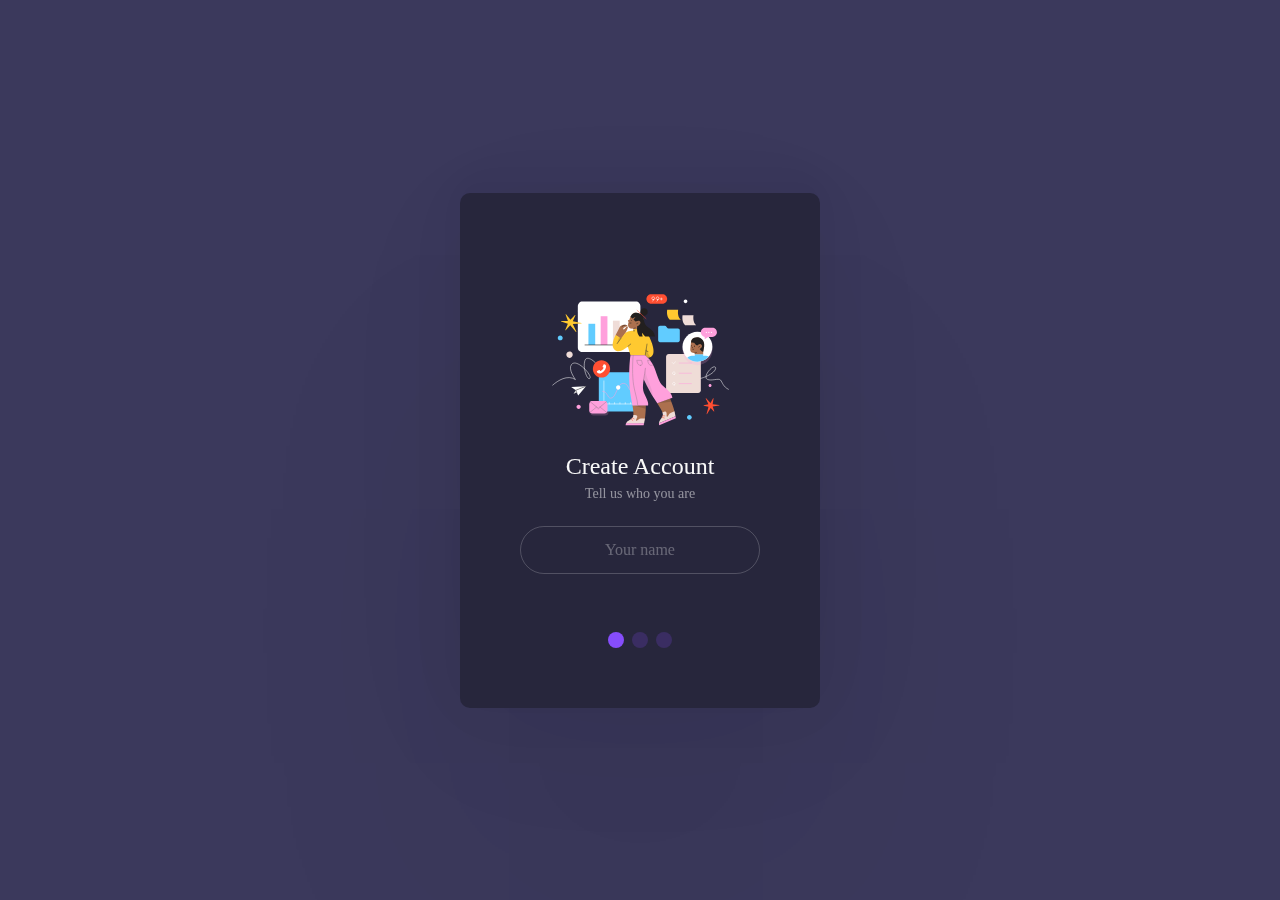
<file: carousel-1/index.html>
<!DOCTYPE html>
<html lang="en">
  <head>
    <meta charset="UTF-8" />
    <meta http-equiv="X-UA-Compatible" content="IE=edge" />
    <meta name="viewport" content="width=device-width, initial-scale=1.0" />
    <title>Carousel 1</title>
    <link rel="stylesheet" href="styles.css" />
    <link
      rel="stylesheet"
      href="https://cdn.jsdelivr.net/npm/swiper@8/swiper-bundle.min.css"
    />
  </head>
  <body>
    <!-- Slider main container -->
    <div class="card">
      <div class="swiper">
        <!-- Additional required wrapper -->
        <div class="swiper-wrapper">
          <!-- Slides -->
          <div class="swiper-slide">
            <img src="1.svg" />
            <h2>Create Account</h2>
            <h3>Tell us who you are</h3>
            <input type="text" placeholder="Your name" />
          </div>
          <div class="swiper-slide">
            <div className="image-wrapper">
              <img src="2.svg" />
            </div>
            <h2>Security Info</h2>
            <h3>Enter a strong password</h3>
            <input type="password" placeholder="Your password" />
          </div>
          <div class="swiper-slide">
            <div className="image-wrapper">
              <img src="3.svg" />
            </div>
            <h2>Get Started</h2>
            <h3>You're all set and ready</h3>
            <button>Let's Go</button>
          </div>
        </div>
        <!-- If we need pagination -->
        <div class="swiper-pagination"></div>
      </div>
    </div>

    <script src="https://cdn.jsdelivr.net/npm/swiper@8/swiper-bundle.min.js"></script>
    <script src="main.js"></script>
  </body>
</html>
</file>
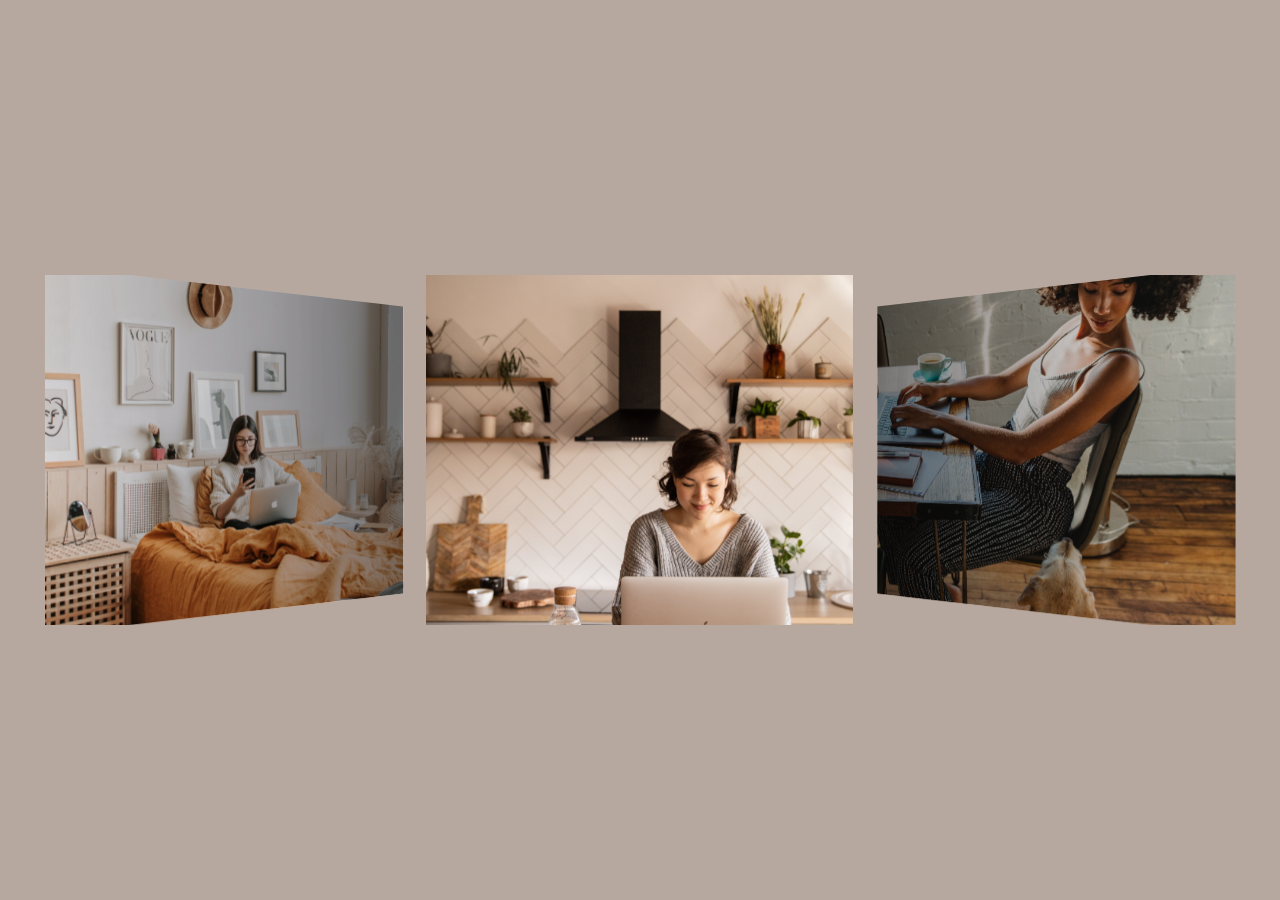
<file: carousel-3/index.html>
<!DOCTYPE html>
<html lang="en">
  <head>
    <meta charset="UTF-8" />
    <meta name="viewport" content="width=device-width, initial-scale=1.0" />
    <title>Carousel 3</title>
    <link
      rel="stylesheet"
      href="https://cdn.jsdelivr.net/npm/swiper@11/swiper-bundle.min.css"
    />
    <link rel="stylesheet" href="styles.css" />
  </head>
  <body>
    <div class="swiper">
      <div class="swiper-wrapper">
        <div
          class="swiper-slide"
          style="background-image: url('img1.jpg')"
        ></div>
        <div
          class="swiper-slide"
          style="background-image: url('img2.jpg')"
        ></div>
        <div
          class="swiper-slide"
          style="background-image: url('img3.jpg')"
        ></div>
        <div
          class="swiper-slide"
          style="background-image: url('img4.jpg')"
        ></div>
        <div
          class="swiper-slide"
          style="background-image: url('img5.jpg')"
        ></div>
        <div
          class="swiper-slide"
          style="background-image: url('img6.jpg')"
        ></div>
        <div
          class="swiper-slide"
          style="background-image: url('img7.jpg')"
        ></div>
        <div
          class="swiper-slide"
          style="background-image: url('img8.jpg')"
        ></div>
      </div>
    </div>
    <script src="https://cdn.jsdelivr.net/npm/swiper@11/swiper-bundle.min.js"></script>
    <script src="main.js"></script>
  </body>
</html>
</file>
<file: carousel-1/styles.css>
html,
body {
  height: 100%;
}

* {
  box-sizing: border-box;
}

body {
  margin: 0;
  display: grid;
  place-items: center;
  background: #3b395c;
  font-family: "Euclid Circular A";
  text-align: center;
}

.card {
  width: 360px;
  padding: 0;
  border-radius: 10px;
  background: #27263c;
  box-shadow: 0px -6.8px 9.8px rgba(0, 0, 0, 0.003),
    0px -10.8px 23.5px rgba(0, 0, 0, 0.008),
    0px -10.3px 44.3px rgba(0, 0, 0, 0.016),
    0px -1.5px 79.1px rgba(0, 0, 0, 0.026),
    0px 28.5px 147.9px rgba(0, 0, 0, 0.042), 0px 174px 354px rgba(0, 0, 0, 0.07);
}

h2 {
  color: #f9f9f9;
  margin: 0 0 6px;
  font-weight: 500;
}

h3 {
  color: rgba(255, 255, 255, 0.5);
  margin: 0 0 24px;
  font-weight: 400;
  font-size: 14px;
  align-self: stretch;
}

input,
button {
  display: block;
  width: 240px;
  height: 48px;
  margin: 0 70px;
  border-radius: 24px;
  font-size: 16px;
  font-family: inherit;
  outline-color: #3181f8;
  text-align: center;
}

input {
  border: 1px solid rgba(255, 255, 255, 0.2);
  background: transparent;
  padding: 12px;
}

input::placeholder {
  color: rgba(255, 255, 255, 0.3);
}

button {
  background: #864dfb;
  color: #f9f9f9;
  border: 0;
  cursor: pointer;
}

.swiper-slide {
  display: flex;
  flex-direction: column;
  justify-content: center;
  align-items: center;
  padding: 80px 0 130px;
}

.swiper .swiper-pagination .swiper-pagination-bullet {
  box-shadow: none;
  background: #864dfb;
  width: 16px;
  height: 16px;
}

.swiper-horizontal .swiper-pagination-bullets.swiper-pagination-horizontal {
  top: auto;
  bottom: 56px;
}

.swiper-slide img {
  height: 170px;
  margin-bottom: 10px;
}
</file>
<file: carousel-3/styles.css>
body {
  background: #b7a89f;
  margin: 0;
  height: 100vh;
  display: flex;
  justify-content: center;
  align-items: center;
}

.swiper .swiper-slide {
  background-position: center;
  background-size: cover;
  width: 350px;
  height: 350px;
}
</file>
